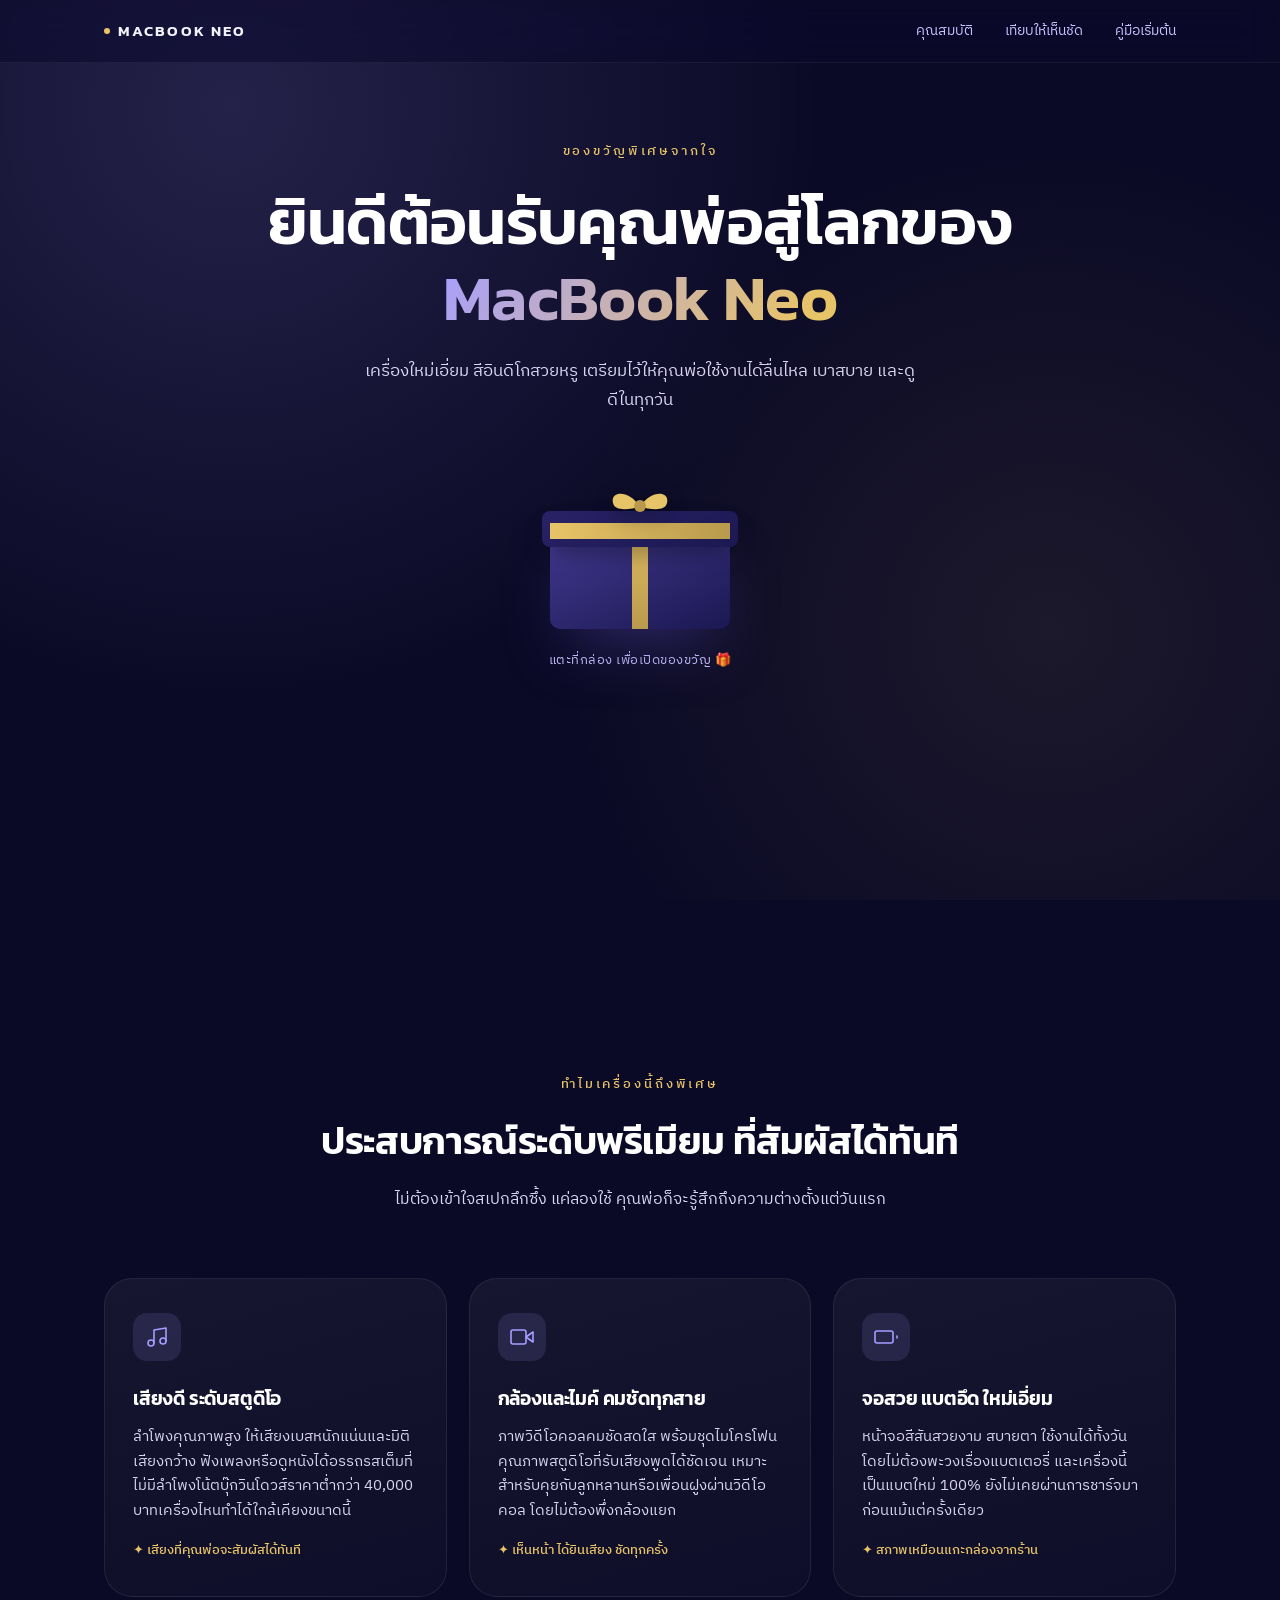
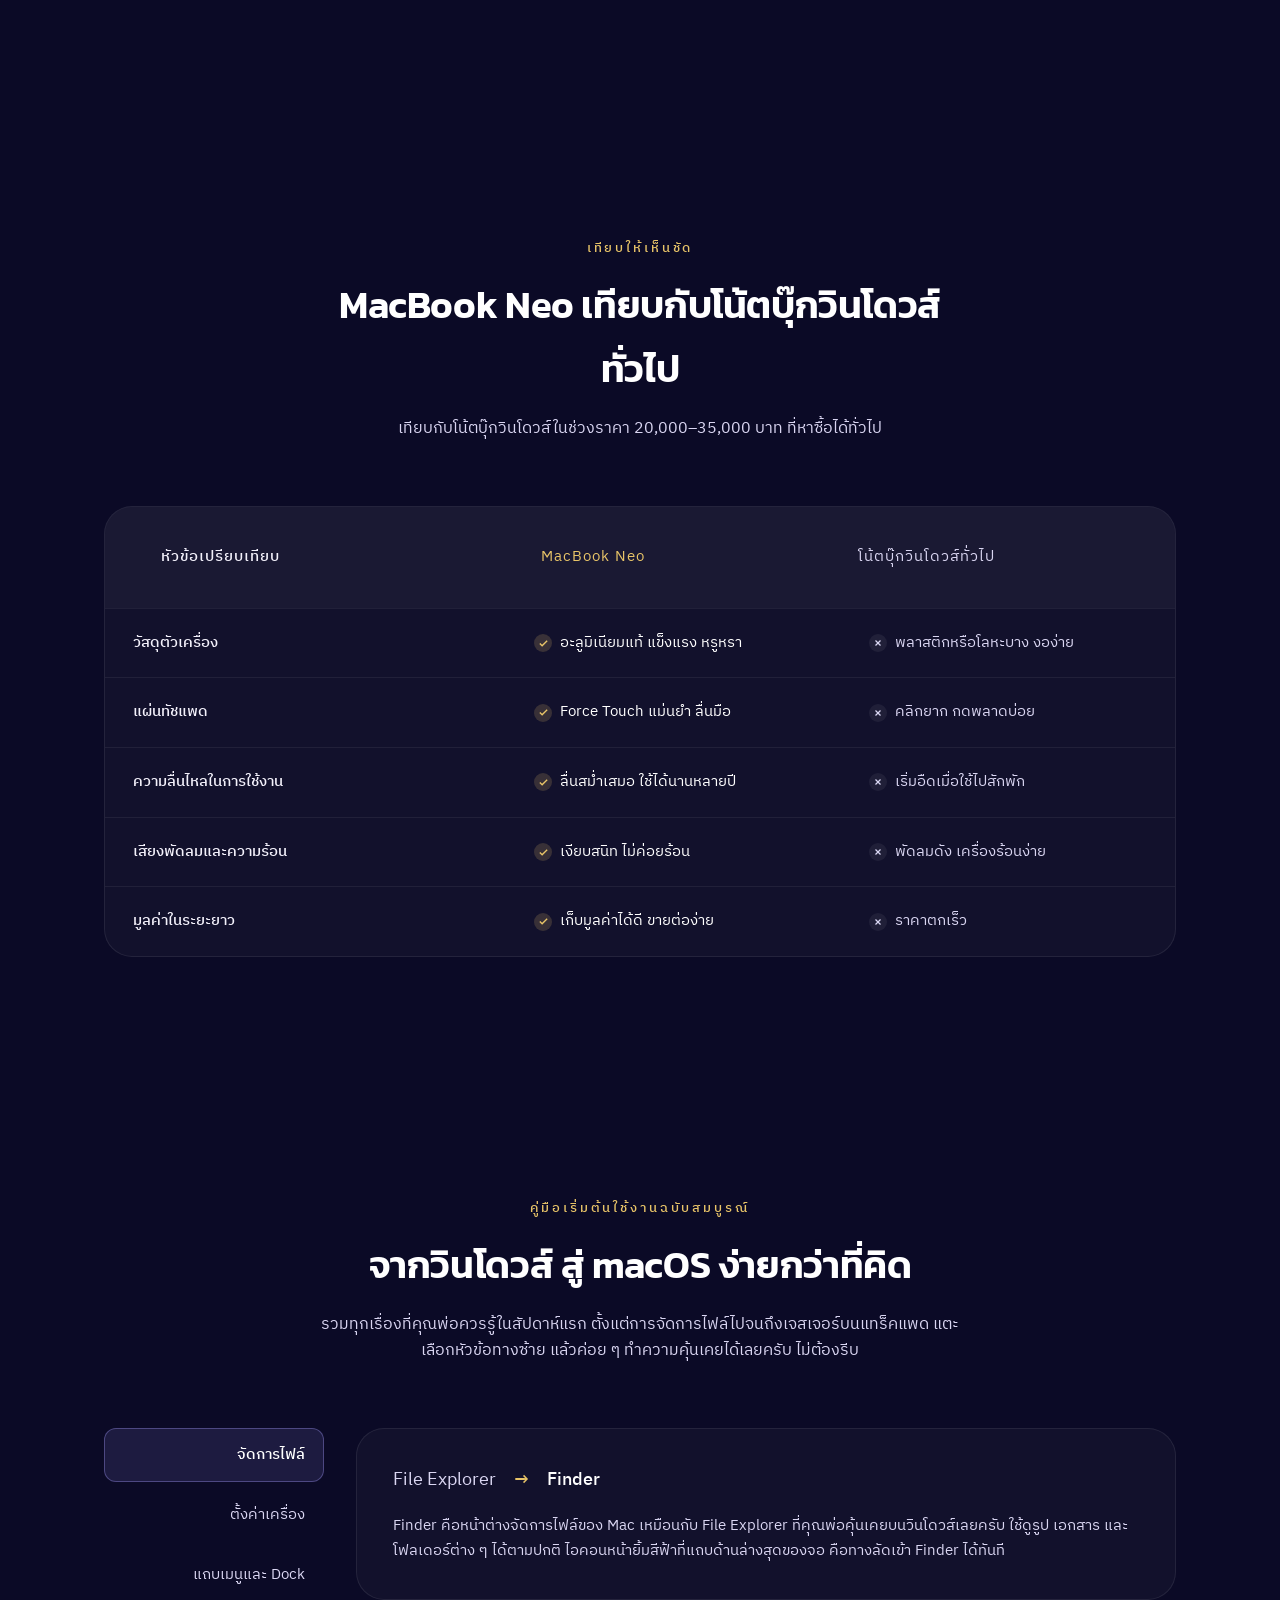
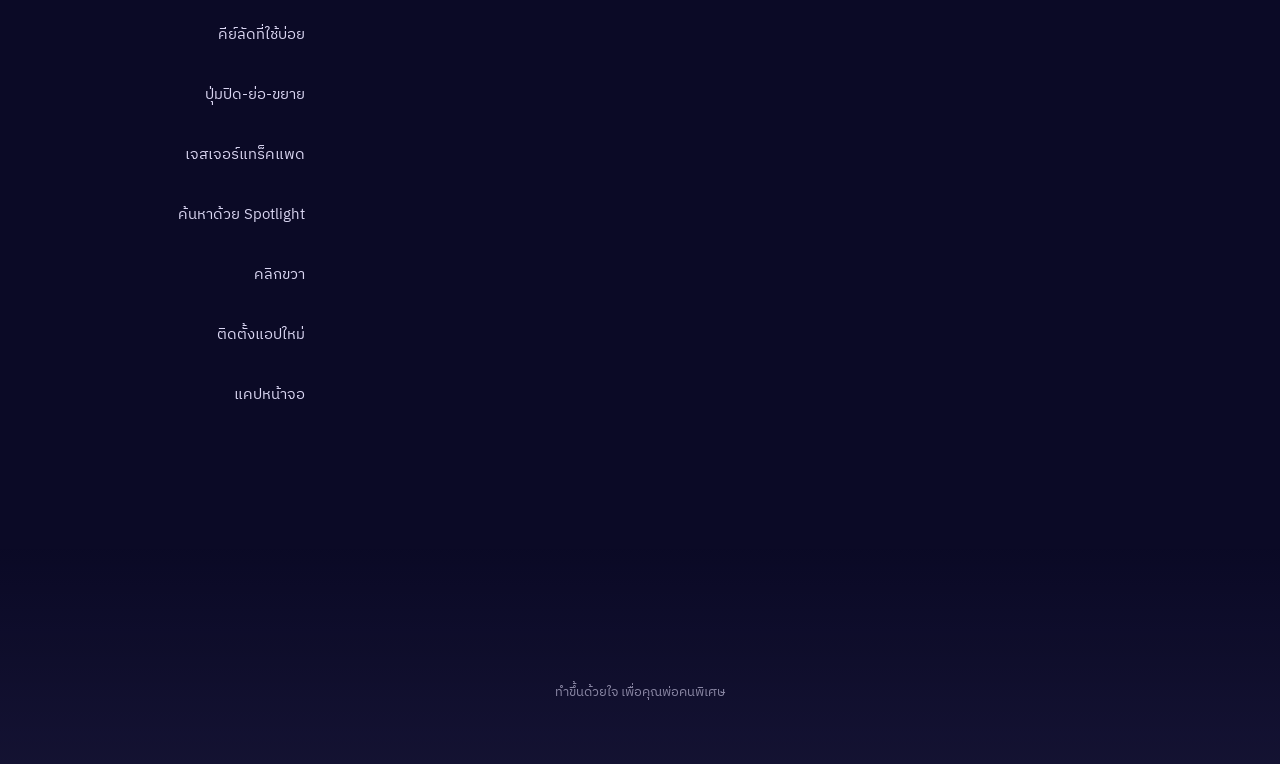
<file: neo.html>
<!DOCTYPE html>
<html lang="th">
<head>
<meta charset="UTF-8">
<meta name="viewport" content="width=device-width, initial-scale=1.0">
<title>ยินดีต้อนรับสู่ครอบครัว MacBook Neo</title>
<link rel="preconnect" href="https://fonts.googleapis.com">
<link rel="preconnect" href="https://fonts.gstatic.com" crossorigin>
<link href="https://fonts.googleapis.com/css2?family=Kanit:wght@300;400;500;600;700;800&family=IBM+Plex+Sans+Thai:wght@300;400;500;600;700&display=swap" rel="stylesheet">
<style>
  :root{
    --indigo-950:#0B0A26;
    --indigo-900:#100E38;
    --indigo-800:#1B1852;
    --indigo-700:#292266;
    --indigo-600:#453B93;
    --lavender:#A79EFF;
    --lavender-soft:#C9C2FF;
    --white:#FFFFFF;
    --fog:#F3F1FB;
    --fog-dim:#DAD6F2;
    --gold:#E8C468;
    --gold-dim:#B99A4C;
    --ink:#0B0A26;
    --radius-lg:28px;
    --radius-md:18px;
    --radius-sm:12px;
    --ease:cubic-bezier(.22,1,.36,1);
  }

  *{margin:0;padding:0;box-sizing:border-box;}

  html{scroll-behavior:smooth;}

  body{
    font-family:'IBM Plex Sans Thai','Kanit',sans-serif;
    background:var(--indigo-950);
    color:var(--fog);
    overflow-x:hidden;
    line-height:1.7;
  }

  h1,h2,h3,.display{
    font-family:'Kanit','IBM Plex Sans Thai',sans-serif;
    font-weight:600;
    letter-spacing:-0.01em;
  }

  ::selection{background:var(--gold);color:var(--indigo-950);}

  a{color:inherit;text-decoration:none;}

  .container{
    max-width:1120px;
    margin:0 auto;
    padding:0 24px;
  }

  /* ---------- Ambient background ---------- */
  .ambient{
    position:fixed;
    inset:0;
    z-index:0;
    pointer-events:none;
    background:
      radial-gradient(circle at 18% 12%, rgba(167,158,255,0.16), transparent 45%),
      radial-gradient(circle at 82% 70%, rgba(232,196,104,0.08), transparent 40%),
      var(--indigo-950);
  }

  /* ---------- Nav ---------- */
  .topbar{
    position:fixed;
    top:0;left:0;right:0;
    z-index:50;
    padding:18px 0;
    background:rgba(11,10,38,0.55);
    backdrop-filter:blur(18px) saturate(140%);
    border-bottom:1px solid rgba(255,255,255,0.06);
  }
  .topbar .container{
    display:flex;
    align-items:center;
    justify-content:space-between;
  }
  .brand{
    font-family:'Kanit',sans-serif;
    font-size:15px;
    font-weight:600;
    letter-spacing:0.14em;
    color:var(--fog);
    display:flex;
    align-items:center;
    gap:8px;
  }
  .brand .dot{width:6px;height:6px;border-radius:50%;background:var(--gold);display:inline-block;}
  .nav-links{display:flex;gap:32px;font-size:14px;color:var(--lavender-soft);}
  .nav-links a{transition:color .25s var(--ease);}
  .nav-links a:hover{color:var(--white);}
  @media (max-width:720px){.nav-links{display:none;}}

  /* ---------- Hero ---------- */
  .hero{
    position:relative;
    z-index:1;
    min-height:100vh;
    display:flex;
    flex-direction:column;
    align-items:center;
    justify-content:center;
    text-align:center;
    padding:140px 24px 100px;
  }

  .eyebrow{
    font-size:13px;
    letter-spacing:0.22em;
    color:var(--gold);
    margin-bottom:22px;
    font-weight:500;
  }

  .hero h1{
    font-size:clamp(34px,6vw,64px);
    line-height:1.18;
    max-width:820px;
    color:var(--white);
  }
  .hero h1 em{
    font-style:normal;
    background:linear-gradient(120deg,var(--lavender),var(--gold) 90%);
    -webkit-background-clip:text;
    background-clip:text;
    color:transparent;
  }

  .hero p.lede{
    margin-top:22px;
    font-size:17px;
    color:var(--fog-dim);
    max-width:560px;
  }

  /* Gift box - signature element */
  .gift-stage{
    margin-top:64px;
    position:relative;
    display:flex;
    flex-direction:column;
    align-items:center;
    gap:20px;
  }

  .gift-box{
    position:relative;
    width:180px;
    height:150px;
    cursor:pointer;
    transform-style:preserve-3d;
    transition:transform .6s var(--ease);
  }
  .gift-box:hover{transform:translateY(-6px) scale(1.02);}
  .gift-box.opened{pointer-events:none;}

  .box-base{
    position:absolute;
    bottom:0;left:0;right:0;
    height:110px;
    background:linear-gradient(155deg,var(--indigo-600),var(--indigo-800));
    border-radius:10px;
    box-shadow:0 30px 60px -20px rgba(69,59,147,0.6), inset 0 1px 0 rgba(255,255,255,0.15);
  }
  .box-lid{
    position:absolute;
    top:32px;left:-8px;right:-8px;
    height:36px;
    background:linear-gradient(155deg,var(--indigo-700),var(--indigo-800));
    border-radius:8px;
    box-shadow:0 12px 24px -10px rgba(0,0,0,0.5);
    transform-origin:center bottom;
    transition:transform .7s var(--ease), opacity .5s ease .2s;
    z-index:3;
  }
  .ribbon-v{
    position:absolute;
    top:32px;bottom:0;left:50%;
    width:16px;
    margin-left:-8px;
    background:linear-gradient(180deg,var(--gold),var(--gold-dim));
    z-index:2;
    transition:opacity .4s ease, transform .5s var(--ease);
  }
  .ribbon-h{
    position:absolute;
    top:44px;left:0;right:0;
    height:16px;
    background:linear-gradient(90deg,var(--gold),var(--gold-dim));
    z-index:4;
    transition:opacity .4s ease;
  }
  .bow{
    position:absolute;
    top:6px;left:50%;
    transform:translateX(-50%);
    width:70px;height:40px;
    z-index:5;
    transition:transform .6s var(--ease), opacity .5s ease;
  }
  .bow svg{width:100%;height:100%;filter:drop-shadow(0 6px 10px rgba(0,0,0,0.35));}

  .gift-box.opened .box-lid{
    transform:translateY(-90px) rotateX(50deg);
    opacity:0;
  }
  .gift-box.opened .bow{
    transform:translate(-50%,-120px) rotate(-25deg) scale(0.6);
    opacity:0;
  }
  .gift-box.opened .ribbon-v,
  .gift-box.opened .ribbon-h{opacity:0;}
  .gift-box.opened .box-base{
    box-shadow:0 40px 70px -20px rgba(167,158,255,0.45), inset 0 1px 0 rgba(255,255,255,0.2);
  }
  .glow-burst{
    position:absolute;
    inset:-40px;
    border-radius:50%;
    background:radial-gradient(circle, rgba(232,196,104,0.5), transparent 70%);
    opacity:0;
    transition:opacity .5s ease;
    pointer-events:none;
    z-index:0;
  }
  .gift-box.opened .glow-burst{opacity:1;}

  .gift-hint{
    font-size:13px;
    color:var(--lavender-soft);
    letter-spacing:0.04em;
  }
  .gift-hint.hidden{opacity:0;height:0;overflow:hidden;}

  /* Spec chips */
  .spec-strip{
    margin-top:56px;
    display:flex;
    flex-wrap:wrap;
    gap:14px;
    justify-content:center;
    max-width:680px;
    opacity:0;
    transform:translateY(18px);
    transition:opacity .8s var(--ease), transform .8s var(--ease);
  }
  .spec-strip.reveal{opacity:1;transform:translateY(0);}
  .chip{
    padding:10px 20px;
    border-radius:999px;
    border:1px solid rgba(167,158,255,0.3);
    background:rgba(255,255,255,0.04);
    font-size:14px;
    color:var(--fog);
    display:flex;
    align-items:center;
    gap:8px;
  }
  .chip .k{color:var(--gold);font-weight:600;}

  /* Confetti canvas */
  #confetti-canvas{
    position:fixed;
    inset:0;
    z-index:40;
    pointer-events:none;
  }

  /* ---------- Section shared ---------- */
  section{position:relative;z-index:1;padding:120px 0;}
  .section-head{
    text-align:center;
    max-width:640px;
    margin:0 auto 64px;
  }
  .section-head .eyebrow{margin-bottom:14px;}
  .section-head h2{
    font-size:clamp(26px,4vw,38px);
    color:var(--white);
  }
  .section-head p{
    margin-top:14px;
    color:var(--fog-dim);
    font-size:15.5px;
  }

  /* ---------- Feature cards ---------- */
  .feature-grid{
    display:grid;
    grid-template-columns:repeat(3,1fr);
    gap:22px;
  }
  @media (max-width:860px){.feature-grid{grid-template-columns:1fr;}}

  .feature-card{
    background:linear-gradient(165deg, rgba(255,255,255,0.05), rgba(255,255,255,0.02));
    border:1px solid rgba(255,255,255,0.08);
    border-radius:var(--radius-lg);
    padding:34px 28px;
    transition:transform .4s var(--ease), border-color .4s ease;
  }
  .feature-card:hover{
    transform:translateY(-6px);
    border-color:rgba(167,158,255,0.4);
  }
  .feature-icon{
    width:48px;height:48px;
    border-radius:14px;
    background:rgba(167,158,255,0.12);
    display:flex;align-items:center;justify-content:center;
    margin-bottom:22px;
  }
  .feature-icon svg{width:24px;height:24px;stroke:var(--lavender);}
  .feature-card h3{
    font-size:19px;color:var(--white);margin-bottom:10px;font-weight:600;
  }
  .feature-card p{color:var(--fog-dim);font-size:14.5px;}
  .feature-card .callout{
    margin-top:16px;
    font-size:13px;
    color:var(--gold);
    font-weight:500;
    display:flex;
    align-items:center;
    gap:6px;
  }

  /* ---------- Comparison ---------- */
  .compare-wrap{
    background:rgba(255,255,255,0.03);
    border:1px solid rgba(255,255,255,0.08);
    border-radius:var(--radius-lg);
    overflow:hidden;
  }
  .compare-row{
    display:grid;
    grid-template-columns:1.2fr 1fr 1fr;
    align-items:center;
  }
  .compare-row + .compare-row{border-top:1px solid rgba(255,255,255,0.06);}
  .compare-row.head{
    background:rgba(255,255,255,0.03);
    font-size:12.5px;
    letter-spacing:0.08em;
    color:var(--fog-dim);
    padding:16px 28px;
  }
  .compare-row.head .col-mac{color:var(--gold);}
  .compare-cell{padding:22px 28px;font-size:14.5px;}
  .compare-cell.label{color:var(--fog);font-weight:500;}
  .compare-cell.mac{
    color:var(--white);
    display:flex;align-items:center;gap:8px;
  }
  .compare-cell.win{
    color:var(--fog-dim);
    display:flex;align-items:center;gap:8px;
  }
  .tick{
    width:18px;height:18px;flex:none;
    border-radius:50%;
    background:rgba(232,196,104,0.18);
    display:flex;align-items:center;justify-content:center;
  }
  .tick svg{width:11px;height:11px;stroke:var(--gold);}
  .cross{
    width:18px;height:18px;flex:none;
    border-radius:50%;
    background:rgba(255,255,255,0.06);
    display:flex;align-items:center;justify-content:center;
  }
  .cross svg{width:10px;height:10px;stroke:var(--fog-dim);}

  @media (max-width:720px){
    .compare-row{grid-template-columns:1fr;}
    .compare-row.head .col-mac,.compare-row.head .col-win{padding-top:4px;}
    .compare-cell{padding:10px 24px;}
    .compare-cell.label{padding-top:22px;font-weight:600;color:var(--white);}
  }

  /* ---------- Transition guide (tabs) ---------- */
  .tabs-wrap{
    display:grid;
    grid-template-columns:220px 1fr;
    gap:32px;
  }
  @media (max-width:780px){.tabs-wrap{grid-template-columns:1fr;}}

  .tab-list{
    display:flex;
    flex-direction:column;
    gap:6px;
  }
  @media (max-width:780px){
    .tab-list{flex-direction:row;overflow-x:auto;gap:8px;padding-bottom:6px;}
  }
  .tab-btn{
    text-align:right;
    padding:14px 18px;
    border-radius:var(--radius-sm);
    background:transparent;
    border:1px solid transparent;
    color:var(--fog-dim);
    font-family:inherit;
    font-size:14.5px;
    cursor:pointer;
    transition:all .3s var(--ease);
    white-space:nowrap;
  }
  @media (max-width:780px){.tab-btn{text-align:center;}}
  .tab-btn:hover{color:var(--white);}
  .tab-btn.active{
    background:rgba(167,158,255,0.12);
    border-color:rgba(167,158,255,0.35);
    color:var(--white);
    font-weight:500;
  }

  .tab-panel{
    display:none;
    background:rgba(255,255,255,0.03);
    border:1px solid rgba(255,255,255,0.08);
    border-radius:var(--radius-lg);
    padding:36px;
    animation:fadeIn .5s var(--ease);
  }
  .tab-panel.active{display:block;}
  @keyframes fadeIn{from{opacity:0;transform:translateY(8px);}to{opacity:1;transform:translateY(0);}}

  .equiv-row{
    display:flex;
    align-items:center;
    gap:18px;
    font-size:18px;
    color:var(--white);
    margin-bottom:18px;
    font-weight:500;
  }
  .equiv-row .old{color:var(--fog-dim);font-weight:400;}
  .equiv-row .arrow{color:var(--gold);}
  .tab-panel p.desc{color:var(--fog-dim);font-size:14.5px;margin-top:10px;}

  .shortcut-grid{
    display:grid;
    grid-template-columns:1fr 1fr;
    gap:14px;
    margin-top:8px;
  }
  @media (max-width:520px){.shortcut-grid{grid-template-columns:1fr;}}
  .shortcut-item{
    background:rgba(255,255,255,0.03);
    border:1px solid rgba(255,255,255,0.07);
    border-radius:var(--radius-sm);
    padding:16px 18px;
  }
  .shortcut-item .old{color:var(--fog-dim);font-size:13px;margin-bottom:6px;}
  .shortcut-item .new{color:var(--white);font-size:16px;font-weight:500;}
  .kbd{
    display:inline-block;
    background:rgba(255,255,255,0.08);
    border:1px solid rgba(255,255,255,0.1);
    border-radius:6px;
    padding:2px 8px;
    font-size:13px;
    margin:0 2px;
  }

  .traffic-demo{
    display:flex;
    gap:8px;
    margin-bottom:18px;
  }
  .traffic-demo span{width:12px;height:12px;border-radius:50%;display:inline-block;}
  .traffic-demo .r{background:#FF6159;}
  .traffic-demo .y{background:#FFC02E;}
  .traffic-demo .g{background:#28C840;}

  /* ---------- Footer ---------- */
  footer{
    position:relative;z-index:1;
    padding:100px 24px 60px;
    text-align:center;
    background:linear-gradient(180deg,transparent,rgba(167,158,255,0.06));
  }
  .letter{
    max-width:600px;
    margin:0 auto;
    background:rgba(255,255,255,0.03);
    border:1px solid rgba(255,255,255,0.08);
    border-radius:var(--radius-lg);
    padding:48px 40px;
  }
  .letter .eyebrow{margin-bottom:18px;}
  .letter p{
    color:var(--fog-dim);
    font-size:15.5px;
    margin-bottom:16px;
    text-align:right;
  }
  .letter .signoff{
    margin-top:28px;
    color:var(--white);
    font-family:'Kanit',sans-serif;
    font-size:17px;
  }
  footer .copyright{
    margin-top:40px;
    font-size:12.5px;
    color:var(--fog-dim);
    opacity:0.6;
  }

  /* Reveal on scroll */
  .reveal-up{
    opacity:0;
    transform:translateY(24px);
    transition:opacity .8s var(--ease), transform .8s var(--ease);
  }
  .reveal-up.in{opacity:1;transform:translateY(0);}

  @media (prefers-reduced-motion:reduce){
    *{transition-duration:.01ms !important; animation-duration:.01ms !important;}
  }
</style>
</head>
<body>

<div class="ambient"></div>
<canvas id="confetti-canvas"></canvas>

<div class="topbar">
  <div class="container">
    <div class="brand"><span class="dot"></span>MACBOOK NEO</div>
    <nav class="nav-links">
      <a href="#features">คุณสมบัติ</a>
      <a href="#compare">เทียบให้เห็นชัด</a>
      <a href="#guide">คู่มือเริ่มต้น</a>
    </nav>
  </div>
</div>

<!-- ================= HERO ================= -->
<section class="hero">
  <div class="eyebrow">ของขวัญพิเศษจากใจ</div>
  <h1>ยินดีต้อนรับคุณพ่อสู่โลกของ<br><em>MacBook Neo</em></h1>
  <p class="lede">เครื่องใหม่เอี่ยม สีอินดิโกสวยหรู เตรียมไว้ให้คุณพ่อใช้งานได้ลื่นไหล เบาสบาย และดูดีในทุกวัน</p>

  <div class="gift-stage">
    <div class="gift-box" id="giftBox" role="button" aria-label="แตะเพื่อเปิดของขวัญ" tabindex="0">
      <div class="glow-burst"></div>
      <div class="box-base"></div>
      <div class="ribbon-v"></div>
      <div class="ribbon-h"></div>
      <div class="box-lid"></div>
      <div class="bow">
        <svg viewBox="0 0 70 40" fill="none">
          <path d="M35 22C25 5 5 5 8 18C10 27 25 24 35 22Z" fill="#E8C468"/>
          <path d="M35 22C45 5 65 5 62 18C60 27 45 24 35 22Z" fill="#E8C468"/>
          <circle cx="35" cy="21" r="6" fill="#B99A4C"/>
        </svg>
      </div>
    </div>
    <div class="gift-hint" id="giftHint">แตะที่กล่อง เพื่อเปิดของขวัญ 🎁</div>

    <div class="spec-strip" id="specStrip">
      <div class="chip"><span class="k">13"</span> หน้าจอ Retina คมชัด</div>
      <div class="chip"><span class="k">8GB</span> Unified Memory</div>
      <div class="chip"><span class="k">256GB</span> SSD พื้นที่เก็บข้อมูล</div>
      <div class="chip"><span class="k">Indigo</span> สีสุดหรู เฉพาะรุ่นนี้</div>
    </div>
  </div>
</section>

<!-- ================= FEATURES ================= -->
<section id="features">
  <div class="container">
    <div class="section-head reveal-up">
      <div class="eyebrow">ทำไมเครื่องนี้ถึงพิเศษ</div>
      <h2>ประสบการณ์ระดับพรีเมียม ที่สัมผัสได้ทันที</h2>
      <p>ไม่ต้องเข้าใจสเปกลึกซึ้ง แค่ลองใช้ คุณพ่อก็จะรู้สึกถึงความต่างตั้งแต่วันแรก</p>
    </div>

    <div class="feature-grid">
      <div class="feature-card reveal-up">
        <div class="feature-icon">
          <svg viewBox="0 0 24 24" fill="none" stroke-width="1.6" stroke-linecap="round" stroke-linejoin="round"><path d="M9 18V5l12-2v13"/><circle cx="6" cy="18" r="3"/><circle cx="18" cy="16" r="3"/></svg>
        </div>
        <h3>เสียงดี ระดับสตูดิโอ</h3>
        <p>ลำโพงคุณภาพสูง ให้เสียงเบสหนักแน่นและมิติเสียงกว้าง ฟังเพลงหรือดูหนังได้อรรถรสเต็มที่ ไม่มีลำโพงโน้ตบุ๊กวินโดวส์ราคาต่ำกว่า 40,000 บาทเครื่องไหนทำได้ใกล้เคียงขนาดนี้</p>
        <div class="callout">✦ เสียงที่คุณพ่อจะสัมผัสได้ทันที</div>
      </div>

      <div class="feature-card reveal-up">
        <div class="feature-icon">
          <svg viewBox="0 0 24 24" fill="none" stroke-width="1.6" stroke-linecap="round" stroke-linejoin="round"><path d="M23 7l-7 5 7 5V7z"/><rect x="1" y="5" width="15" height="14" rx="2"/></svg>
        </div>
        <h3>กล้องและไมค์ คมชัดทุกสาย</h3>
        <p>ภาพวิดีโอคอลคมชัดสดใส พร้อมชุดไมโครโฟนคุณภาพสตูดิโอที่รับเสียงพูดได้ชัดเจน เหมาะสำหรับคุยกับลูกหลานหรือเพื่อนฝูงผ่านวิดีโอคอล โดยไม่ต้องพึ่งกล้องแยก</p>
        <div class="callout">✦ เห็นหน้า ได้ยินเสียง ชัดทุกครั้ง</div>
      </div>

      <div class="feature-card reveal-up">
        <div class="feature-icon">
          <svg viewBox="0 0 24 24" fill="none" stroke-width="1.6" stroke-linecap="round" stroke-linejoin="round"><rect x="1" y="6" width="18" height="12" rx="2"/><line x1="23" y1="13" x2="23" y2="11"/></svg>
        </div>
        <h3>จอสวย แบตอึด ใหม่เอี่ยม</h3>
        <p>หน้าจอสีสันสวยงาม สบายตา ใช้งานได้ทั้งวันโดยไม่ต้องพะวงเรื่องแบตเตอรี่ และเครื่องนี้เป็นแบตใหม่ 100% ยังไม่เคยผ่านการชาร์จมาก่อนแม้แต่ครั้งเดียว</p>
        <div class="callout">✦ สภาพเหมือนแกะกล่องจากร้าน</div>
      </div>
    </div>
  </div>
</section>

<!-- ================= COMPARE ================= -->
<section id="compare">
  <div class="container">
    <div class="section-head reveal-up">
      <div class="eyebrow">เทียบให้เห็นชัด</div>
      <h2>MacBook Neo เทียบกับโน้ตบุ๊กวินโดวส์ทั่วไป</h2>
      <p>เทียบกับโน้ตบุ๊กวินโดวส์ในช่วงราคา 20,000–35,000 บาท ที่หาซื้อได้ทั่วไป</p>
    </div>

    <div class="compare-wrap reveal-up">
      <div class="compare-row head">
        <div class="compare-cell label">หัวข้อเปรียบเทียบ</div>
        <div class="compare-cell col-mac">MacBook Neo</div>
        <div class="compare-cell col-win">โน้ตบุ๊กวินโดวส์ทั่วไป</div>
      </div>

      <div class="compare-row">
        <div class="compare-cell label">วัสดุตัวเครื่อง</div>
        <div class="compare-cell mac"><span class="tick"><svg viewBox="0 0 24 24" fill="none" stroke="currentColor" stroke-width="3"><polyline points="20 6 9 17 4 12"/></svg></span>อะลูมิเนียมแท้ แข็งแรง หรูหรา</div>
        <div class="compare-cell win"><span class="cross"><svg viewBox="0 0 24 24" fill="none" stroke="currentColor" stroke-width="3"><line x1="18" y1="6" x2="6" y2="18"/><line x1="6" y1="6" x2="18" y2="18"/></svg></span>พลาสติกหรือโลหะบาง งอง่าย</div>
      </div>

      <div class="compare-row">
        <div class="compare-cell label">แผ่นทัชแพด</div>
        <div class="compare-cell mac"><span class="tick"><svg viewBox="0 0 24 24" fill="none" stroke="currentColor" stroke-width="3"><polyline points="20 6 9 17 4 12"/></svg></span>Force Touch แม่นยำ ลื่นมือ</div>
        <div class="compare-cell win"><span class="cross"><svg viewBox="0 0 24 24" fill="none" stroke="currentColor" stroke-width="3"><line x1="18" y1="6" x2="6" y2="18"/><line x1="6" y1="6" x2="18" y2="18"/></svg></span>คลิกยาก กดพลาดบ่อย</div>
      </div>

      <div class="compare-row">
        <div class="compare-cell label">ความลื่นไหลในการใช้งาน</div>
        <div class="compare-cell mac"><span class="tick"><svg viewBox="0 0 24 24" fill="none" stroke="currentColor" stroke-width="3"><polyline points="20 6 9 17 4 12"/></svg></span>ลื่นสม่ำเสมอ ใช้ได้นานหลายปี</div>
        <div class="compare-cell win"><span class="cross"><svg viewBox="0 0 24 24" fill="none" stroke="currentColor" stroke-width="3"><line x1="18" y1="6" x2="6" y2="18"/><line x1="6" y1="6" x2="18" y2="18"/></svg></span>เริ่มอืดเมื่อใช้ไปสักพัก</div>
      </div>

      <div class="compare-row">
        <div class="compare-cell label">เสียงพัดลมและความร้อน</div>
        <div class="compare-cell mac"><span class="tick"><svg viewBox="0 0 24 24" fill="none" stroke="currentColor" stroke-width="3"><polyline points="20 6 9 17 4 12"/></svg></span>เงียบสนิท ไม่ค่อยร้อน</div>
        <div class="compare-cell win"><span class="cross"><svg viewBox="0 0 24 24" fill="none" stroke="currentColor" stroke-width="3"><line x1="18" y1="6" x2="6" y2="18"/><line x1="6" y1="6" x2="18" y2="18"/></svg></span>พัดลมดัง เครื่องร้อนง่าย</div>
      </div>

      <div class="compare-row">
        <div class="compare-cell label">มูลค่าในระยะยาว</div>
        <div class="compare-cell mac"><span class="tick"><svg viewBox="0 0 24 24" fill="none" stroke="currentColor" stroke-width="3"><polyline points="20 6 9 17 4 12"/></svg></span>เก็บมูลค่าได้ดี ขายต่อง่าย</div>
        <div class="compare-cell win"><span class="cross"><svg viewBox="0 0 24 24" fill="none" stroke="currentColor" stroke-width="3"><line x1="18" y1="6" x2="6" y2="18"/><line x1="6" y1="6" x2="18" y2="18"/></svg></span>ราคาตกเร็ว</div>
      </div>
    </div>
  </div>
</section>

<!-- ================= TRANSITION GUIDE ================= -->
<section id="guide">
  <div class="container">
    <div class="section-head reveal-up">
      <div class="eyebrow">คู่มือเริ่มต้นใช้งานฉบับสมบูรณ์</div>
      <h2>จากวินโดวส์ สู่ macOS ง่ายกว่าที่คิด</h2>
      <p>รวมทุกเรื่องที่คุณพ่อควรรู้ในสัปดาห์แรก ตั้งแต่การจัดการไฟล์ไปจนถึงเจสเจอร์บนแทร็คแพด แตะเลือกหัวข้อทางซ้าย แล้วค่อย ๆ ทำความคุ้นเคยได้เลยครับ ไม่ต้องรีบ</p>
    </div>

    <div class="tabs-wrap reveal-up">
      <div class="tab-list" id="tabList">
        <button class="tab-btn active" data-tab="finder">จัดการไฟล์</button>
        <button class="tab-btn" data-tab="settings">ตั้งค่าเครื่อง</button>
        <button class="tab-btn" data-tab="dock">แถบเมนูและ Dock</button>
        <button class="tab-btn" data-tab="shortcut">คีย์ลัดที่ใช้บ่อย</button>
        <button class="tab-btn" data-tab="window">ปุ่มปิด-ย่อ-ขยาย</button>
        <button class="tab-btn" data-tab="trackpad">เจสเจอร์แทร็คแพด</button>
        <button class="tab-btn" data-tab="search">ค้นหาด้วย Spotlight</button>
        <button class="tab-btn" data-tab="rightclick">คลิกขวา</button>
        <button class="tab-btn" data-tab="apps">ติดตั้งแอปใหม่</button>
        <button class="tab-btn" data-tab="screenshot">แคปหน้าจอ</button>
      </div>

      <div class="tab-panels">
        <div class="tab-panel active" data-panel="finder">
          <div class="equiv-row"><span class="old">File Explorer</span><span class="arrow">→</span><span>Finder</span></div>
          <p class="desc">Finder คือหน้าต่างจัดการไฟล์ของ Mac เหมือนกับ File Explorer ที่คุณพ่อคุ้นเคยบนวินโดวส์เลยครับ ใช้ดูรูป เอกสาร และโฟลเดอร์ต่าง ๆ ได้ตามปกติ ไอคอนหน้ายิ้มสีฟ้าที่แถบด้านล่างสุดของจอ คือทางลัดเข้า Finder ได้ทันที</p>
        </div>
        <div class="tab-panel" data-panel="settings">
          <div class="equiv-row"><span class="old">Control Panel</span><span class="arrow">→</span><span>การตั้งค่าระบบ (System Settings)</span></div>
          <p class="desc">ทุกอย่างที่เคยปรับใน Control Panel เช่น เสียง จอภาพ วันเวลา หรือการเชื่อมต่อ Wi-Fi จะย้ายมาอยู่ในเมนู "การตั้งค่าระบบ" แทน เปิดได้จากไอคอนรูปเฟืองในแถบ Dock ด้านล่าง ใช้งานง่าย จัดหมวดหมู่ชัดเจนกว่าเดิมด้วยครับ</p>
        </div>
        <div class="tab-panel" data-panel="dock">
          <div class="equiv-row"><span class="old">Taskbar</span><span class="arrow">→</span><span>Dock + แถบเมนูด้านบน</span></div>
          <p class="desc">แถบไอคอนโปรแกรมด้านล่างจอเรียกว่า "Dock" ใช้เปิดแอปที่ใช้บ่อยได้เลย ส่วนแถบด้านบนสุดของจอคือ "แถบเมนู" จะแสดงเวลา สัญญาณ Wi-Fi และเมนูคำสั่งของแอปที่เปิดอยู่ ต่างจากวินโดวส์ที่รวมทุกอย่างไว้แถบเดียวด้านล่างครับ</p>
        </div>
        <div class="tab-panel" data-panel="shortcut">
          <div class="equiv-row" style="margin-bottom:22px;"><span>คีย์ลัดที่ใช้บ่อยที่สุด</span></div>
          <div class="shortcut-grid">
            <div class="shortcut-item">
              <div class="old">เดิม: <span class="kbd">Ctrl</span> + <span class="kbd">C</span></div>
              <div class="new">ใหม่: <span class="kbd">⌘</span> + <span class="kbd">C</span> (คัดลอก)</div>
            </div>
            <div class="shortcut-item">
              <div class="old">เดิม: <span class="kbd">Ctrl</span> + <span class="kbd">V</span></div>
              <div class="new">ใหม่: <span class="kbd">⌘</span> + <span class="kbd">V</span> (วาง)</div>
            </div>
            <div class="shortcut-item">
              <div class="old">เดิม: <span class="kbd">Ctrl</span> + <span class="kbd">Z</span></div>
              <div class="new">ใหม่: <span class="kbd">⌘</span> + <span class="kbd">Z</span> (ย้อนกลับ)</div>
            </div>
            <div class="shortcut-item">
              <div class="old">สลับภาษาไทย/อังกฤษ</div>
              <div class="new">กดปุ่ม <span class="kbd">Caps Lock</span> หรือ <span class="kbd">🌐</span></div>
            </div>
          </div>
          <p class="desc" style="margin-top:20px;">แค่จำสองปุ่มหลักนี้ก็ใช้งานได้คล่องแล้วครับ ปุ่ม Command (⌘) จะอยู่ข้าง Spacebar ใกล้เคียงตำแหน่งปุ่ม Ctrl เดิมพอดี มือจะปรับตัวได้เร็วมาก</p>
        </div>
        <div class="tab-panel" data-panel="window">
          <div class="equiv-row"><span>ปุ่มปิด ย่อ ขยายหน้าต่าง</span></div>
          <div class="traffic-demo"><span class="r"></span><span class="y"></span><span class="g"></span></div>
          <p class="desc">บน Mac ปุ่มควบคุมหน้าต่างทั้งสามจะย้ายมาอยู่ "มุมบนซ้าย" แทนมุมขวาที่คุณพ่อคุ้นเคย โดยสีแดงคือปิดหน้าต่าง สีเหลืองคือย่อหน้าต่างเก็บไว้ใน Dock และสีเขียวคือขยายเต็มจอ ลองสังเกตสีแล้วจะจำได้ไม่ยากครับ</p>
        </div>
        <div class="tab-panel" data-panel="trackpad">
          <div class="equiv-row"><span>เจสเจอร์แทร็คแพดที่ใช้บ่อย</span></div>
          <p class="desc">แทร็คแพดของ Mac ใช้นิ้วสัมผัสแทนการคลิกเมาส์ได้เกือบทุกอย่าง ลองฝึกไม้เหล่านี้ดูครับ จะทำให้ใช้งานคล่องขึ้นเยอะ</p>
          <div class="shortcut-grid">
            <div class="shortcut-item">
              <div class="old">เลื่อนหน้าจอขึ้น-ลง</div>
              <div class="new">ลาก 2 นิ้วบนแทร็คแพด</div>
            </div>
            <div class="shortcut-item">
              <div class="old">ย่อ-ขยายรูปภาพ</div>
              <div class="new">บีบ/แบม 2 นิ้วเข้า-ออก</div>
            </div>
            <div class="shortcut-item">
              <div class="old">สลับหน้าต่างแอปที่เปิดอยู่</div>
              <div class="new">ปัด 3 นิ้วซ้าย-ขวา</div>
            </div>
            <div class="shortcut-item">
              <div class="old">ดูหน้าต่างทั้งหมดพร้อมกัน</div>
              <div class="new">ปัด 3 นิ้วขึ้น (Mission Control)</div>
            </div>
          </div>
        </div>
        <div class="tab-panel" data-panel="search">
          <div class="equiv-row"><span class="old">ช่องค้นหาบน Taskbar</span><span class="arrow">→</span><span>Spotlight</span></div>
          <p class="desc">อยากหาไฟล์ เปิดแอป หรือคำนวณเลขง่าย ๆ ไม่ต้องไล่หาเอง กด <span class="kbd">⌘</span> + <span class="kbd">Space</span> ที่ไหนก็ได้ แล้วพิมพ์สิ่งที่ต้องการ Spotlight จะค้นหาให้ทันที ทั้งไฟล์ แอป และแม้แต่คำในอีเมล เร็วกว่าการไล่คลิกหาเยอะครับ</p>
        </div>
        <div class="tab-panel" data-panel="rightclick">
          <div class="equiv-row"><span>คลิกขวาบน Mac</span></div>
          <p class="desc">แทร็คแพดของ Mac ไม่มีปุ่มขวาแยกเหมือนเมาส์ทั่วไป แต่คลิกขวาได้เหมือนเดิมด้วยการ "แตะ 2 นิ้วพร้อมกัน" บนแทร็คแพด จะขึ้นเมนูตัวเลือกให้เหมือนคลิกขวาบนวินโดวส์ทุกอย่าง ใช้ไม่กี่ครั้งก็คุ้นมือครับ</p>
        </div>
        <div class="tab-panel" data-panel="apps">
          <div class="equiv-row"><span>ติดตั้งโปรแกรมใหม่</span></div>
          <p class="desc">แทนที่จะดาวน์โหลดไฟล์ .exe เหมือนวินโดวส์ บน Mac ส่วนใหญ่จะติดตั้งผ่าน "App Store" ซึ่งเป็นแอปสีฟ้าใน Dock เปิดขึ้นมา ค้นหาแอปที่ต้องการ แล้วกด "รับ" หรือ "ติดตั้ง" ได้เลย ปลอดภัยและไม่ต้องกังวลเรื่องไวรัสครับ</p>
        </div>
        <div class="tab-panel" data-panel="screenshot">
          <div class="equiv-row"><span class="old">Print Screen</span><span class="arrow">→</span><span>⌘ + Shift + ตัวเลข</span></div>
          <p class="desc">ถ่ายภาพหน้าจอทั้งหมด กด <span class="kbd">⌘</span> + <span class="kbd">Shift</span> + <span class="kbd">3</span> ส่วนถ้าอยากเลือกถ่ายเฉพาะบางส่วนของจอ ให้กด <span class="kbd">⌘</span> + <span class="kbd">Shift</span> + <span class="kbd">4</span> แล้วลากเลือกพื้นที่ที่ต้องการ ภาพจะถูกบันทึกไว้ที่หน้าจอเดสก์ท็อปโดยอัตโนมัติ</p>
        </div>
      </div>
    </div>
  </div>
</section>

<!-- ================= FOOTER ================= -->
<footer>
  <div class="copyright">ทำขึ้นด้วยใจ เพื่อคุณพ่อคนพิเศษ</div>
</footer>

<script>
(function(){
  // ---------- Confetti ----------
  const canvas = document.getElementById('confetti-canvas');
  const ctx = canvas.getContext('2d');
  let W, H;
  function resize(){ W = canvas.width = window.innerWidth; H = canvas.height = window.innerHeight; }
  resize();
  window.addEventListener('resize', resize);

  const colors = ['#A79EFF', '#E8C468', '#FFFFFF', '#453B93', '#C9C2FF'];
  let particles = [];
  let animId = null;

  function spawnConfetti(originX, originY, count){
    for(let i=0;i<count;i++){
      const angle = Math.random() * Math.PI * 2;
      const speed = 3 + Math.random() * 7;
      particles.push({
        x: originX,
        y: originY,
        vx: Math.cos(angle) * speed * (0.6 + Math.random()*0.8),
        vy: Math.sin(angle) * speed - 4 - Math.random()*4,
        size: 5 + Math.random()*6,
        color: colors[Math.floor(Math.random()*colors.length)],
        rotation: Math.random() * 360,
        rotSpeed: (Math.random()-0.5) * 14,
        shape: Math.random() > 0.5 ? 'rect' : 'circle',
        gravity: 0.18 + Math.random()*0.08,
        drag: 0.985,
        life: 1
      });
    }
    if(!animId) animate();
  }

  function animate(){
    ctx.clearRect(0,0,W,H);
    particles.forEach(p=>{
      p.vx *= p.drag;
      p.vy = p.vy * p.drag + p.gravity;
      p.x += p.vx;
      p.y += p.vy;
      p.rotation += p.rotSpeed;
      if(p.y > H + 30) p.life = 0;

      ctx.save();
      ctx.translate(p.x, p.y);
      ctx.rotate(p.rotation * Math.PI/180);
      ctx.fillStyle = p.color;
      ctx.globalAlpha = Math.min(1, (H - p.y) / H + 0.3);
      if(p.shape === 'rect'){
        ctx.fillRect(-p.size/2, -p.size/4, p.size, p.size/2);
      } else {
        ctx.beginPath();
        ctx.arc(0,0,p.size/2,0,Math.PI*2);
        ctx.fill();
      }
      ctx.restore();
    });

    particles = particles.filter(p => p.life > 0 && p.y < H + 40);

    if(particles.length > 0){
      animId = requestAnimationFrame(animate);
    } else {
      animId = null;
      ctx.clearRect(0,0,W,H);
    }
  }

  // ---------- Gift box open ----------
  const giftBox = document.getElementById('giftBox');
  const giftHint = document.getElementById('giftHint');
  const specStrip = document.getElementById('specStrip');
  let opened = false;

  function openGift(){
    if(opened) return;
    opened = true;
    giftBox.classList.add('opened');
    giftHint.classList.add('hidden');
    specStrip.classList.add('reveal');

    const rect = giftBox.getBoundingClientRect();
    const originX = rect.left + rect.width/2;
    const originY = rect.top + rect.height/2;

    spawnConfetti(originX, originY, 90);
    setTimeout(()=> spawnConfetti(originX - 40, originY, 40), 150);
    setTimeout(()=> spawnConfetti(originX + 40, originY, 40), 250);
  }

  giftBox.addEventListener('click', openGift);
  giftBox.addEventListener('keydown', (e)=>{
    if(e.key === 'Enter' || e.key === ' '){ e.preventDefault(); openGift(); }
  });

  // ---------- Tabs ----------
  const tabBtns = document.querySelectorAll('.tab-btn');
  const tabPanels = document.querySelectorAll('.tab-panel');
  tabBtns.forEach(btn=>{
    btn.addEventListener('click', ()=>{
      tabBtns.forEach(b=>b.classList.remove('active'));
      tabPanels.forEach(p=>p.classList.remove('active'));
      btn.classList.add('active');
      document.querySelector('.tab-panel[data-panel="'+btn.dataset.tab+'"]').classList.add('active');
    });
  });

  // ---------- Scroll reveal ----------
  const revealEls = document.querySelectorAll('.reveal-up');
  const io = new IntersectionObserver((entries)=>{
    entries.forEach(entry=>{
      if(entry.isIntersecting){
        entry.target.classList.add('in');
        io.unobserve(entry.target);
      }
    });
  }, { threshold: 0.15 });
  revealEls.forEach(el=> io.observe(el));

})();
</script>

</body>
</html>
</file>
